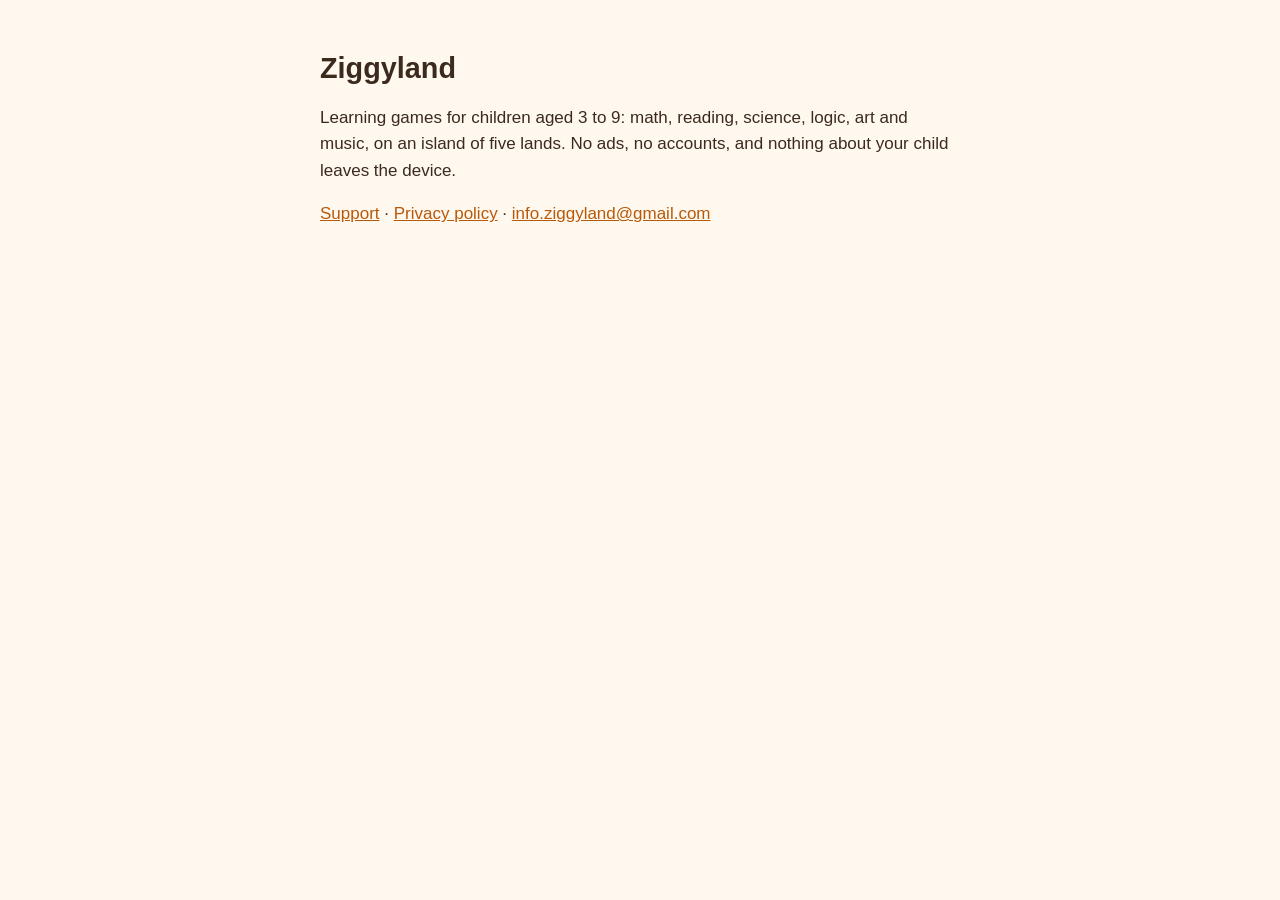
<file: index.html>
<!doctype html>
<html lang="en">
  <head>
    <meta charset="utf-8" />
    <meta name="viewport" content="width=device-width, initial-scale=1" />
    <title>Ziggyland</title>
    <link rel="stylesheet" href="site.css" />
  </head>
  <body>
    <main>
      <h1>Ziggyland</h1>
      <p>
        Learning games for children aged 3 to 9: math, reading, science, logic, art and music, on
        an island of five lands. No ads, no accounts, and nothing about your child leaves the
        device.
      </p>
      <p>
        <a href="support.html">Support</a> ·
        <a href="privacy.html">Privacy policy</a> ·
        <a href="mailto:info.ziggyland@gmail.com">info.ziggyland@gmail.com</a>
      </p>
    </main>
  </body>
</html>
</file>
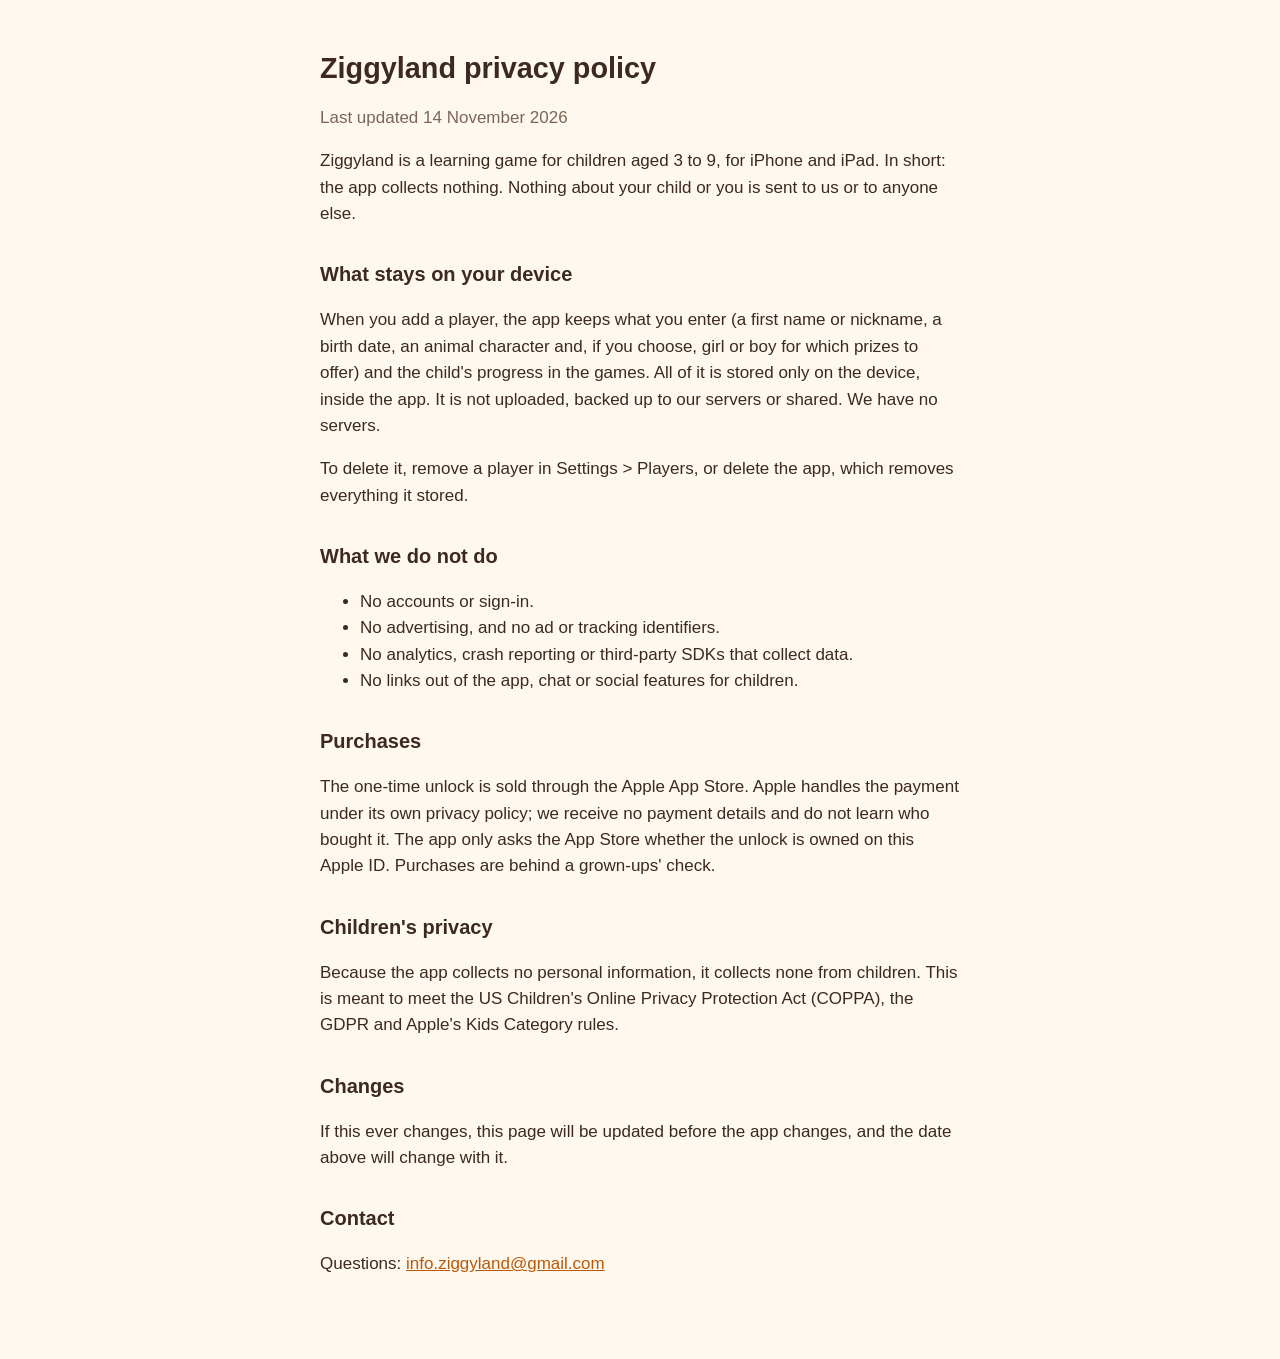
<file: privacy.html>
<!doctype html>
<html lang="en">
  <head>
    <meta charset="utf-8" />
    <meta name="viewport" content="width=device-width, initial-scale=1" />
    <title>Ziggyland privacy policy</title>
    <link rel="stylesheet" href="site.css" />
  </head>
  <body>
    <main>
      <h1>Ziggyland privacy policy</h1>
      <p class="muted">Last updated 14 November 2026</p>

      <p>
        Ziggyland is a learning game for children aged 3 to 9, for iPhone and iPad. In short: the
        app collects nothing. Nothing about your child or you is sent to us or to anyone else.
      </p>

      <h2>What stays on your device</h2>
      <p>
        When you add a player, the app keeps what you enter (a first name or nickname, a birth date,
        an animal character and, if you choose, girl or boy for which prizes to offer) and the
        child's progress in the games. All of it is stored only on the device, inside the app. It is
        not uploaded, backed up to our servers or shared. We have no servers.
      </p>
      <p>
        To delete it, remove a player in Settings &gt; Players, or delete the app, which removes
        everything it stored.
      </p>

      <h2>What we do not do</h2>
      <ul>
        <li>No accounts or sign-in.</li>
        <li>No advertising, and no ad or tracking identifiers.</li>
        <li>No analytics, crash reporting or third-party SDKs that collect data.</li>
        <li>No links out of the app, chat or social features for children.</li>
      </ul>

      <h2>Purchases</h2>
      <p>
        The one-time unlock is sold through the Apple App Store. Apple handles the payment under its
        own privacy policy; we receive no payment details and do not learn who bought it. The app
        only asks the App Store whether the unlock is owned on this Apple ID. Purchases are behind a
        grown-ups' check.
      </p>

      <h2>Children's privacy</h2>
      <p>
        Because the app collects no personal information, it collects none from children. This is
        meant to meet the US Children's Online Privacy Protection Act (COPPA), the GDPR and Apple's
        Kids Category rules.
      </p>

      <h2>Changes</h2>
      <p>
        If this ever changes, this page will be updated before the app changes, and the date above
        will change with it.
      </p>

      <h2>Contact</h2>
      <p>Questions: <a href="mailto:info.ziggyland@gmail.com">info.ziggyland@gmail.com</a></p>
    </main>
  </body>
</html>
</file>
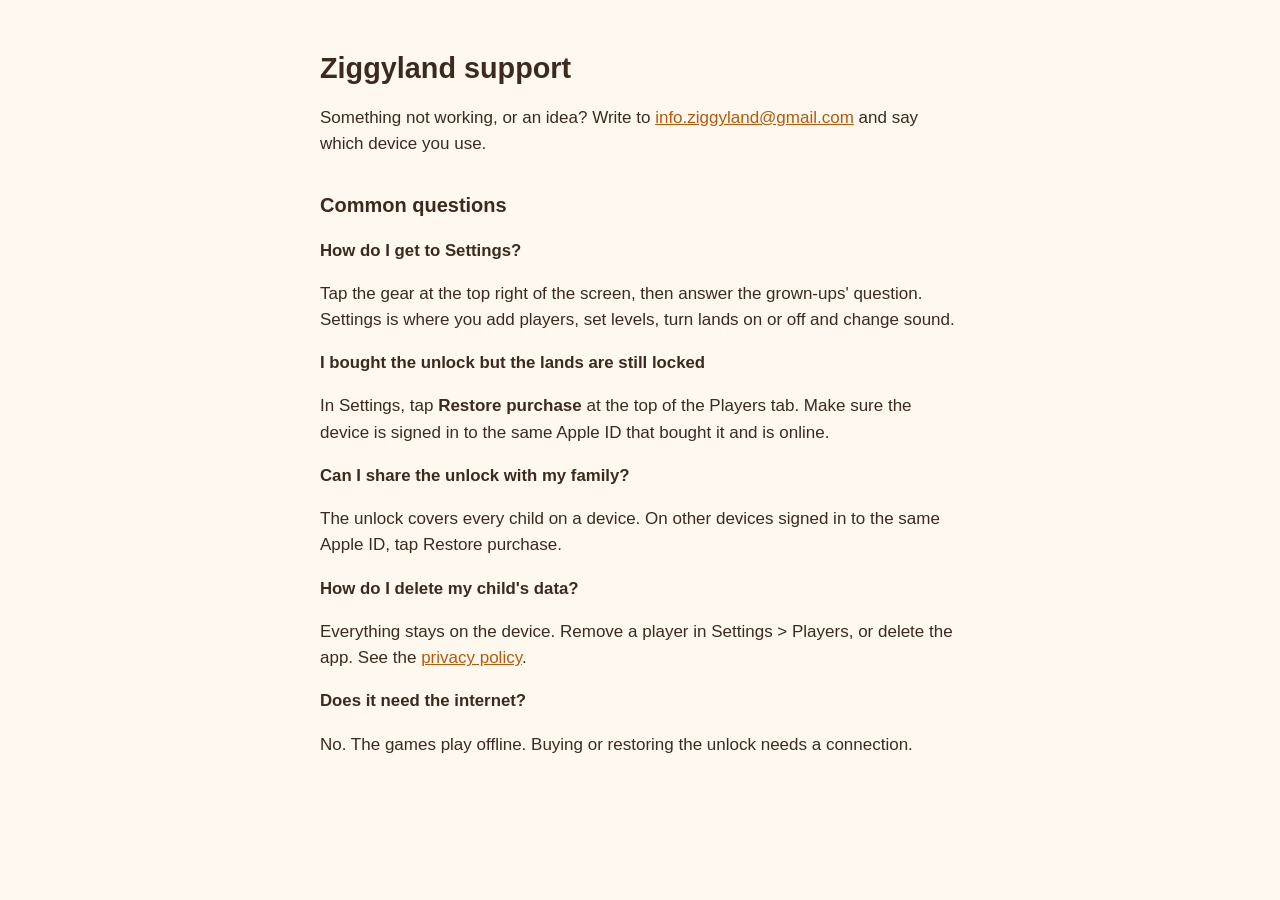
<file: support.html>
<!doctype html>
<html lang="en">
  <head>
    <meta charset="utf-8" />
    <meta name="viewport" content="width=device-width, initial-scale=1" />
    <title>Ziggyland support</title>
    <link rel="stylesheet" href="site.css" />
  </head>
  <body>
    <main>
      <h1>Ziggyland support</h1>
      <p>
        Something not working, or an idea? Write to
        <a href="mailto:info.ziggyland@gmail.com">info.ziggyland@gmail.com</a> and say which device you use.
      </p>

      <h2>Common questions</h2>

      <h3>How do I get to Settings?</h3>
      <p>
        Tap the gear at the top right of the screen, then answer the grown-ups' question. Settings
        is where you add players, set levels, turn lands on or off and change sound.
      </p>

      <h3>I bought the unlock but the lands are still locked</h3>
      <p>
        In Settings, tap <strong>Restore purchase</strong> at the top of the Players tab. Make sure
        the device is signed in to the same Apple ID that bought it and is online.
      </p>

      <h3>Can I share the unlock with my family?</h3>
      <p>
        The unlock covers every child on a device. On other devices signed in to the same Apple ID,
        tap Restore purchase.
      </p>

      <h3>How do I delete my child's data?</h3>
      <p>
        Everything stays on the device. Remove a player in Settings &gt; Players, or delete the app.
        See the <a href="privacy.html">privacy policy</a>.
      </p>

      <h3>Does it need the internet?</h3>
      <p>No. The games play offline. Buying or restoring the unlock needs a connection.</p>
    </main>
  </body>
</html>
</file>
<file: site.css>
:root {
  --ink: #3b2a1d;
  --muted: #7a6656;
  --bg: #fff8ef;
  --link: #b8590a;
}
@media (prefers-color-scheme: dark) {
  :root {
    --ink: #f3e9df;
    --muted: #b9a999;
    --bg: #1f1a16;
    --link: #f2a35c;
  }
}
body {
  margin: 0;
  background: var(--bg);
  color: var(--ink);
  font:
    17px/1.55 -apple-system,
    BlinkMacSystemFont,
    'Segoe UI',
    sans-serif;
}
main {
  max-width: 40rem;
  margin: 0 auto;
  padding: 32px 16px 64px;
}
h1 {
  font-size: 1.8rem;
  line-height: 1.2;
}
h2 {
  margin-top: 2rem;
  font-size: 1.25rem;
}
h3 {
  margin-bottom: 0.25rem;
  font-size: 1.05rem;
}
a {
  color: var(--link);
}
.muted {
  color: var(--muted);
}
</file>
